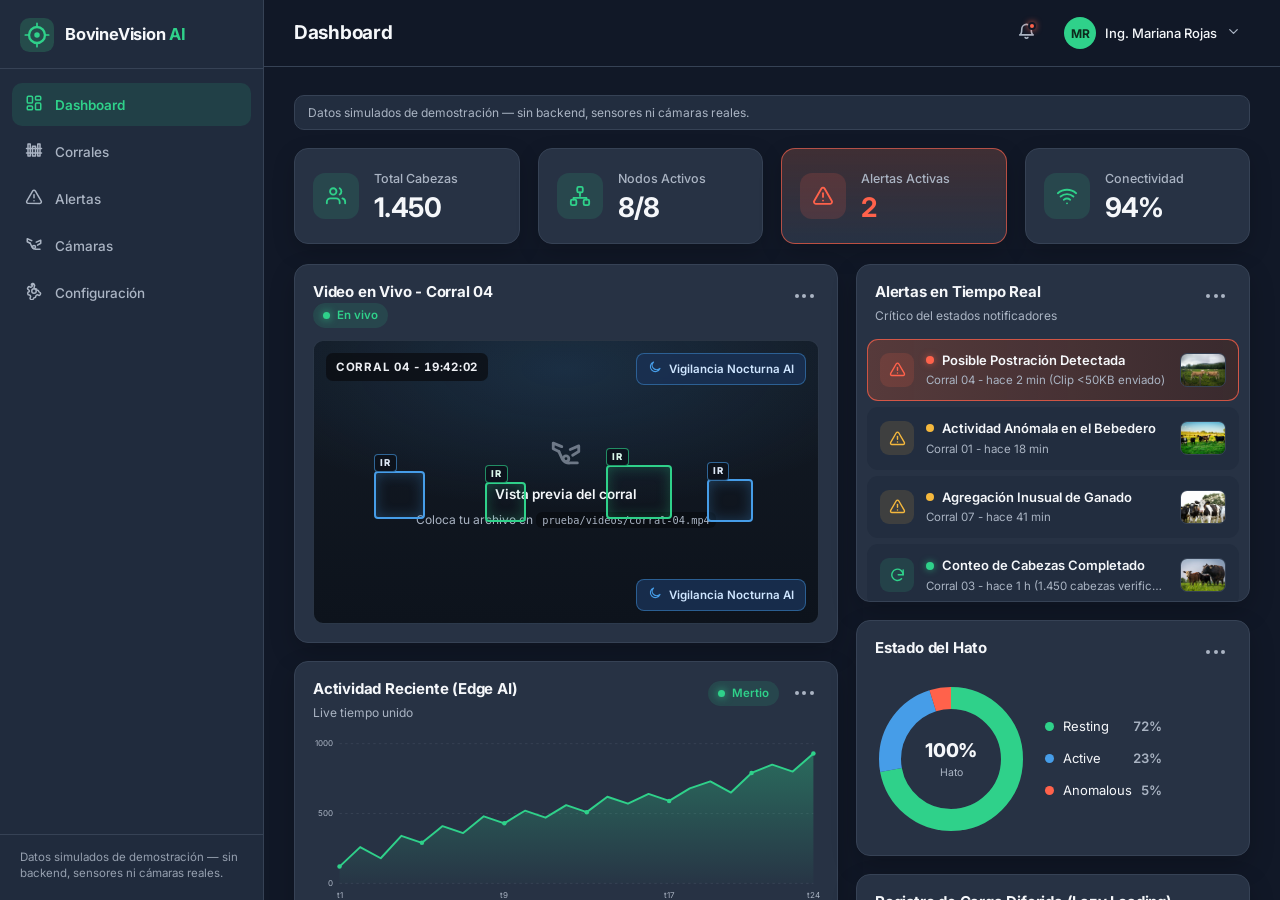
<file: prueba/index.html>
<!DOCTYPE html>
<html lang="es">
<head>
  <meta charset="UTF-8" />
  <meta name="viewport" content="width=device-width, initial-scale=1.0" />
  <title>BovineVision AI — Dashboard (Mockup)</title>
  <meta name="description" content="Mockup frontend del panel de monitoreo BovineVision AI con datos simulados." />
  <meta name="theme-color" content="#111827" />
  <link rel="icon" href="data:image/svg+xml,%3Csvg xmlns='http://www.w3.org/2000/svg' viewBox='0 0 32 32'%3E%3Crect width='32' height='32' rx='8' fill='%23111827'/%3E%3Ccircle cx='16' cy='16' r='7' fill='none' stroke='%232FD18A' stroke-width='2.5'/%3E%3Ccircle cx='16' cy='16' r='2.5' fill='%232FD18A'/%3E%3C/svg%3E" />
  <link rel="preconnect" href="https://fonts.googleapis.com" />
  <link rel="preconnect" href="https://fonts.gstatic.com" crossorigin />
  <link href="https://fonts.googleapis.com/css2?family=Inter:wght@400;500;600;700;800&display=swap" rel="stylesheet" />
  <link rel="stylesheet" href="css/dashboard.css" />
</head>
<body>
  <div class="app" id="app">
    <div class="backdrop" id="backdrop" hidden></div>

    <aside class="sidebar" id="sidebar" aria-label="Navegación principal">
      <div class="sidebar__brand">
        <span class="sidebar__logo" aria-hidden="true">
          <svg viewBox="0 0 32 32" width="34" height="34"><rect width="32" height="32" rx="9" fill="#254C4B"/><circle cx="16" cy="16" r="7.5" fill="none" stroke="#2FD18A" stroke-width="2.2"/><circle cx="16" cy="16" r="2.6" fill="#2FD18A"/><path d="M16 5v3M16 24v3M5 16h3M24 16h3" stroke="#2FD18A" stroke-width="1.6" stroke-linecap="round"/></svg>
        </span>
        <span class="sidebar__brandText">BovineVision <em>AI</em></span>
        <button type="button" class="sidebar__close" id="sidebarClose" aria-label="Cerrar menú"></button>
      </div>

      <nav class="sidebar__nav" id="sidebarNav"></nav>

      <div class="sidebar__footer">
        <p class="sidebar__demoNote" id="sidebarDemoNote">Datos simulados · demo</p>
      </div>
    </aside>

    <div class="main">
      <header class="topbar">
        <button type="button" class="topbar__hamburger" id="menuToggle" aria-label="Abrir menú" aria-expanded="false" aria-controls="sidebar">
          <span></span><span></span><span></span>
        </button>

        <h1 class="topbar__title" id="pageTitle">Dashboard</h1>

        <div class="topbar__actions">
          <div class="dropdown" id="notifDropdown">
            <button type="button" class="iconBtn" id="notifBtn" aria-label="Notificaciones" aria-haspopup="true" aria-expanded="false">
              <span data-icon="bell"></span>
              <span class="iconBtn__dot" id="notifDot"></span>
            </button>
            <div class="dropdown__panel dropdown__panel--notif" role="menu" hidden>
              <p class="dropdown__header">Notificaciones (demo)</p>
              <ul class="notifList" id="notifList"></ul>
            </div>
          </div>

          <div class="dropdown" id="userDropdown">
            <button type="button" class="avatarBtn" id="userBtn" aria-haspopup="true" aria-expanded="false">
              <span class="avatar" id="userAvatar">MR</span>
              <span class="avatarBtn__name" id="userName">Mariana Rojas</span>
              <span data-icon="chevronDown"></span>
            </button>
            <div class="dropdown__panel dropdown__panel--user" role="menu" hidden>
              <div class="userCard">
                <span class="avatar avatar--lg" id="userAvatarLg">MR</span>
                <div>
                  <p class="userCard__name" id="userNameLg">Mariana Rojas</p>
                  <p class="userCard__role" id="userRole">Supervisora de Campo</p>
                </div>
              </div>
              <button type="button" class="dropdown__item" role="menuitem" data-demo-action="perfil">Mi perfil</button>
              <button type="button" class="dropdown__item" role="menuitem" data-demo-action="equipo">Equipo</button>
              <a class="dropdown__item" href="../" role="menuitem">Volver a la landing</a>
              <button type="button" class="dropdown__item dropdown__item--danger" role="menuitem" data-demo-action="salir">Cerrar sesión (demo)</button>
            </div>
          </div>
        </div>
      </header>

      <main class="content" id="content">
        <!-- ============ VISTA: DASHBOARD ============ -->
        <section class="view" id="view-dashboard" data-view="dashboard">
          <p class="demoBanner" id="demoBanner"></p>

          <div class="statsGrid" id="statsGrid"></div>

          <div class="grid grid--main">
            <div class="grid__col grid__col--58">
              <section class="card" id="cameraPanel">
                <header class="card__head">
                  <div class="card__headLeft">
                    <h2 class="card__title" id="cameraTitle">Video en Vivo - Corral 04</h2>
                    <span class="statusPill statusPill--live"><span class="statusPill__dot"></span><span id="cameraStatus">En vivo</span></span>
                  </div>
                  <button type="button" class="dotsBtn" aria-label="Más opciones" data-demo-menu>
                    <span></span><span></span><span></span>
                  </button>
                </header>
                <div class="videoWrap" id="videoWrap">
                  <video id="corralVideo" class="videoWrap__video" autoplay muted loop playsinline preload="metadata"></video>
                  <div class="videoFallback" id="videoFallback" hidden>
                    <span data-icon="cctv"></span>
                    <p>Vista previa del corral</p>
                    <small>Coloca tu archivo en <code>prueba/videos/corral-04.mp4</code></small>
                  </div>
                  <div class="videoOverlay">
                    <div class="videoOverlay__chip" id="videoChip">CORRAL 04 - 19:42:01</div>
                    <div class="videoOverlay__mode videoOverlay__mode--top"><span data-icon="moon"></span><span id="modeTop">Vigilancia Nocturna AI</span></div>
                    <div class="detections" id="detections"></div>
                    <div class="videoOverlay__mode videoOverlay__mode--bottom"><span data-icon="moon"></span><span id="modeBottom">Vigilancia Nocturna AI</span></div>
                  </div>
                </div>
              </section>

              <section class="card" id="activityPanel">
                <header class="card__head">
                  <div class="card__headLeft">
                    <h2 class="card__title">Actividad Reciente (Edge AI)</h2>
                    <p class="card__subtitle" id="activitySubtitle">Live tiempo unido</p>
                  </div>
                  <div class="card__headRight">
                    <span class="statusPill statusPill--live"><span class="statusPill__dot"></span><span id="activityStatus">Mertio</span></span>
                    <button type="button" class="dotsBtn" aria-label="Más opciones" data-demo-menu>
                      <span></span><span></span><span></span>
                    </button>
                  </div>
                </header>
                <div class="chartWrap" id="activityChart"></div>
              </section>
            </div>

            <div class="grid__col grid__col--42">
              <section class="card card--alerts" id="alertsPanel">
                <header class="card__head">
                  <div class="card__headLeft">
                    <h2 class="card__title">Alertas en Tiempo Real</h2>
                    <p class="card__subtitle">Crítico del estados notificadores</p>
                  </div>
                  <button type="button" class="dotsBtn" aria-label="Más opciones" data-demo-menu>
                    <span></span><span></span><span></span>
                  </button>
                </header>
                <div class="scrollArea" id="alertsList"></div>
              </section>

              <section class="card" id="herdPanel">
                <header class="card__head">
                  <h2 class="card__title">Estado del Hato</h2>
                  <button type="button" class="dotsBtn" aria-label="Más opciones" data-demo-menu>
                    <span></span><span></span><span></span>
                  </button>
                </header>
                <div class="herd" id="herdChart"></div>
              </section>

              <section class="card" id="lazyPanel">
                <header class="card__head">
                  <div class="card__headLeft">
                    <h2 class="card__title">Registro de Carga Diferida (Lazy Loading)</h2>
                    <p class="card__subtitle">Tracking y envían estados de pequeños dato over</p>
                  </div>
                  <button type="button" class="dotsBtn" aria-label="Más opciones" data-demo-menu>
                    <span></span><span></span><span></span>
                  </button>
                </header>
                <div class="scrollArea scrollArea--tall" id="lazyList"></div>
              </section>
            </div>
          </div>
        </section>

        <!-- ============ VISTA: CORRALES ============ -->
        <section class="view" id="view-corrales" data-view="corrales" hidden>
          <p class="demoBanner"></p>
          <div class="sectionHead">
            <h2 class="sectionHead__title">Corrales</h2>
            <p class="sectionHead__sub">Estado simulado de los corrales monitoreados</p>
          </div>
          <div class="corralGrid" id="corralGrid"></div>
        </section>

        <!-- ============ VISTA: ALERTAS ============ -->
        <section class="view" id="view-alertas" data-view="alertas" hidden>
          <p class="demoBanner"></p>
          <div class="sectionHead">
            <h2 class="sectionHead__title">Alertas</h2>
            <p class="sectionHead__sub">Historial de notificaciones del sistema (demo)</p>
          </div>
          <div class="card card--pad">
            <div class="alertFilters" id="alertFilters">
              <button type="button" class="chip chip--active" data-filter="all">Todas</button>
              <button type="button" class="chip" data-filter="critical">Críticas</button>
              <button type="button" class="chip" data-filter="warning">Advertencias</button>
              <button type="button" class="chip" data-filter="ok">Informativas</button>
            </div>
            <div class="alertsFull" id="alertsFull"></div>
          </div>
        </section>

        <!-- ============ VISTA: CÁMARAS ============ -->
        <section class="view" id="view-camaras" data-view="camaras" hidden>
          <p class="demoBanner"></p>
          <div class="sectionHead">
            <h2 class="sectionHead__title">Cámaras</h2>
            <p class="sectionHead__sub">Inventario simulado de cámaras de campo</p>
          </div>
          <div class="cameraGrid" id="cameraGrid"></div>
        </section>

        <!-- ============ VISTA: CONFIGURACIÓN ============ -->
        <section class="view" id="view-config" data-view="config" hidden>
          <p class="demoBanner"></p>
          <div class="sectionHead">
            <h2 class="sectionHead__title">Configuración</h2>
            <p class="sectionHead__sub">Preferencias locales del mockup (sin persistencia)</p>
          </div>
          <div class="grid grid--config">
            <div class="card card--pad">
              <h3 class="card__title card__title--sm">Preferencias</h3>
              <div class="settingsList" id="settingsList"></div>
            </div>
            <div class="card card--pad">
              <h3 class="card__title card__title--sm">Nodos de campo</h3>
              <div class="nodeList" id="nodeList"></div>
            </div>
          </div>
        </section>
      </main>
    </div>
  </div>

  <div class="toast" id="toast" role="status" aria-live="polite" hidden></div>

  <script src="js/icons.js"></script>
  <script src="js/data.js"></script>
  <script src="js/charts.js"></script>
  <script src="js/components.js"></script>
  <script src="js/app.js"></script>
</body>
</html>
</file>
<file: prueba/css/dashboard.css>
/* =========================================================
   BovineVision AI — Dashboard mockup (/prueba)
   Paleta y proporciones basadas en la referencia visual
   ========================================================= */

:root {
  --bg: #111827;
  --sidebar-bg: #202B3D;
  --card-bg: #273244;
  --panel-bg: #222D3F;
  --green: #2FD18A;
  --green-dark: #254C4B;
  --red: #FF624B;
  --red-bg: #593B3B;
  --blue: #469DE8;
  --text: #F5F7FA;
  --text-dim: #AAB4C3;
  --border: #364255;
  --sidebar-w: 264px;
  --topbar-h: 67px;
  --radius: 14px;
  --radius-sm: 10px;
  --font: "Inter", system-ui, -apple-system, "Segoe UI", Roboto, sans-serif;
}

*,
*::before,
*::after {
  box-sizing: border-box;
}

html,
body {
  height: 100%;
}

body {
  margin: 0;
  font-family: var(--font);
  font-size: 14px;
  line-height: 1.45;
  color: var(--text);
  background: var(--bg);
  -webkit-font-smoothing: antialiased;
  overflow: hidden;
}

button {
  font-family: inherit;
  cursor: pointer;
  border: 0;
  background: none;
  color: inherit;
}

a {
  color: inherit;
  text-decoration: none;
}

code {
  font-size: 0.86em;
  background: rgba(0, 0, 0, 0.35);
  padding: 2px 6px;
  border-radius: 6px;
}

/* ---------- Estructura general ---------- */

.app {
  display: flex;
  height: 100vh;
  overflow: hidden;
}

.main {
  flex: 1;
  min-width: 0;
  display: flex;
  flex-direction: column;
  height: 100%;
}

.content {
  flex: 1;
  overflow-y: auto;
  overflow-x: hidden;
  padding: 28px 30px 40px;
  background: var(--bg);
  scroll-behavior: smooth;
}

.content::-webkit-scrollbar,
.scrollArea::-webkit-scrollbar {
  width: 8px;
}

.content::-webkit-scrollbar-thumb,
.scrollArea::-webkit-scrollbar-thumb {
  background: #36425566;
  border-radius: 8px;
}

.view[hidden] {
  display: none;
}

/* ---------- Sidebar ---------- */

.sidebar {
  width: var(--sidebar-w);
  flex: 0 0 var(--sidebar-w);
  background: var(--sidebar-bg);
  border-right: 1px solid var(--border);
  display: flex;
  flex-direction: column;
  height: 100vh;
}

.sidebar__brand {
  display: flex;
  align-items: center;
  gap: 11px;
  padding: 18px 20px 16px;
  border-bottom: 1px solid var(--border);
}

.sidebar__logo {
  display: flex;
  flex: 0 0 auto;
}

.sidebar__brandText {
  font-size: 16.5px;
  font-weight: 700;
  letter-spacing: -0.2px;
  color: var(--text);
}

.sidebar__brandText em {
  font-style: normal;
  color: var(--green);
}

.sidebar__close {
  display: none;
  margin-left: auto;
  width: 30px;
  height: 30px;
  border-radius: 8px;
  position: relative;
}

.sidebar__close::before,
.sidebar__close::after {
  content: "";
  position: absolute;
  inset: 50% auto auto 7px;
  width: 16px;
  height: 2px;
  background: var(--text-dim);
}

.sidebar__close::before { transform: rotate(45deg); }
.sidebar__close::after { transform: rotate(-45deg); }

.sidebar__nav {
  padding: 14px 12px;
  display: flex;
  flex-direction: column;
  gap: 4px;
  flex: 1;
}

.navItem {
  display: flex;
  align-items: center;
  gap: 12px;
  width: 100%;
  padding: 11px 13px;
  border-radius: var(--radius-sm);
  color: var(--text-dim);
  font-size: 13.5px;
  font-weight: 500;
  transition: background 0.18s ease, color 0.18s ease;
  text-align: left;
}

.navItem svg {
  width: 18px;
  height: 18px;
  flex: 0 0 auto;
}

.navItem:hover {
  background: rgba(255, 255, 255, 0.045);
  color: var(--text);
}

.navItem--active {
  background: rgba(47, 209, 138, 0.12);
  color: var(--green);
  font-weight: 600;
}

.sidebar__footer {
  padding: 14px 20px 18px;
  border-top: 1px solid var(--border);
}

.sidebar__demoNote {
  margin: 0;
  font-size: 11.5px;
  color: var(--text-dim);
  opacity: 0.85;
}

/* ---------- Topbar ---------- */

.topbar {
  height: var(--topbar-h);
  flex: 0 0 var(--topbar-h);
  display: flex;
  align-items: center;
  gap: 14px;
  padding: 0 30px;
  background: var(--bg);
  border-bottom: 1px solid var(--border);
}

.topbar__hamburger {
  display: none;
  flex-direction: column;
  justify-content: center;
  gap: 5px;
  width: 36px;
  height: 36px;
  padding: 7px;
  border-radius: 9px;
  border: 1px solid var(--border);
}

.topbar__hamburger span {
  display: block;
  height: 2px;
  border-radius: 2px;
  background: var(--text);
}

.topbar__title {
  margin: 0;
  font-size: 19px;
  font-weight: 700;
  letter-spacing: -0.3px;
}

.topbar__actions {
  margin-left: auto;
  display: flex;
  align-items: center;
  gap: 14px;
}

.iconBtn {
  position: relative;
  width: 38px;
  height: 38px;
  display: grid;
  place-items: center;
  border-radius: 10px;
  color: var(--text-dim);
  border: 1px solid transparent;
  transition: background 0.15s ease, color 0.15s ease;
}

.iconBtn:hover {
  background: var(--panel-bg);
  color: var(--text);
}

.iconBtn svg {
  width: 19px;
  height: 19px;
}

.iconBtn__dot {
  position: absolute;
  top: 7px;
  right: 8px;
  width: 8px;
  height: 8px;
  border-radius: 50%;
  background: var(--red);
  border: 2px solid var(--bg);
  box-shadow: 0 0 6px rgba(255, 98, 75, 0.8);
}

.iconBtn__dot[hidden] {
  display: none;
}

.avatarBtn {
  display: flex;
  align-items: center;
  gap: 9px;
  padding: 4px 8px 4px 4px;
  border-radius: 999px;
  color: var(--text);
  border: 1px solid transparent;
  transition: background 0.15s ease;
}

.avatarBtn:hover {
  background: var(--panel-bg);
}

.avatarBtn svg {
  width: 15px;
  height: 15px;
  color: var(--text-dim);
}

.avatarBtn__name {
  font-size: 13px;
  font-weight: 500;
}

.avatar {
  width: 32px;
  height: 32px;
  border-radius: 50%;
  display: grid;
  place-items: center;
  font-size: 12px;
  font-weight: 700;
  color: #0d2a1d;
  background: var(--green);
}

.avatar--lg {
  width: 40px;
  height: 40px;
  font-size: 13.5px;
}

/* ---------- Dropdowns ---------- */

.dropdown {
  position: relative;
}

.dropdown__panel {
  position: absolute;
  right: 0;
  top: calc(100% + 9px);
  width: 280px;
  background: var(--panel-bg);
  border: 1px solid var(--border);
  border-radius: 12px;
  box-shadow: 0 18px 44px rgba(0, 0, 0, 0.45);
  padding: 8px;
  z-index: 60;
  animation: pop 0.14s ease;
}

.dropdown__panel[hidden] {
  display: none;
}

@keyframes pop {
  from { opacity: 0; transform: translateY(-5px); }
  to { opacity: 1; transform: translateY(0); }
}

.dropdown__header {
  margin: 0;
  padding: 8px 10px 10px;
  font-size: 12px;
  font-weight: 700;
  color: var(--text-dim);
  text-transform: uppercase;
  letter-spacing: 0.6px;
}

.dropdown__item {
  display: block;
  width: 100%;
  text-align: left;
  padding: 9px 10px;
  border-radius: 8px;
  font-size: 13.5px;
  color: var(--text);
  transition: background 0.14s ease;
}

.dropdown__item:hover {
  background: rgba(255, 255, 255, 0.06);
}

.dropdown__item--danger {
  color: var(--red);
}

.notifList {
  list-style: none;
  margin: 0;
  padding: 0;
  display: flex;
  flex-direction: column;
  gap: 2px;
}

.notifList li {
  display: flex;
  gap: 10px;
  padding: 9px 10px;
  border-radius: 8px;
  align-items: flex-start;
}

.notifList li:hover {
  background: rgba(255, 255, 255, 0.05);
}

.notifList .dot {
  margin-top: 5px;
  flex: 0 0 auto;
}

.notifList strong {
  display: block;
  font-size: 13px;
  font-weight: 600;
}

.notifList small {
  color: var(--text-dim);
  font-size: 12px;
}

.userCard {
  display: flex;
  align-items: center;
  gap: 11px;
  padding: 10px;
  border-bottom: 1px solid var(--border);
  margin-bottom: 6px;
}

.userCard__name {
  margin: 0;
  font-size: 13.5px;
  font-weight: 600;
}

.userCard__role {
  margin: 2px 0 0;
  font-size: 12px;
  color: var(--text-dim);
}

/* ---------- Banner demo ---------- */

.demoBanner {
  margin: 0 0 18px;
  font-size: 12px;
  color: var(--text-dim);
  background: var(--panel-bg);
  border: 1px solid var(--border);
  border-radius: 10px;
  padding: 8px 13px;
}

/* ---------- Stats ---------- */

.statsGrid {
  display: grid;
  grid-template-columns: repeat(4, 1fr);
  gap: 18px;
  margin-bottom: 20px;
}

.statCard {
  background: var(--card-bg);
  border: 1px solid var(--border);
  border-radius: var(--radius);
  padding: 18px 18px;
  display: flex;
  align-items: center;
  gap: 15px;
  min-height: 96px;
  box-shadow: 0 8px 22px rgba(0, 0, 0, 0.18);
}

.statCard--alert {
  background: linear-gradient(180deg, rgba(89, 59, 59, 0.65), var(--card-bg));
  border-color: rgba(255, 98, 75, 0.65);
}

.statCard__icon {
  width: 46px;
  height: 46px;
  flex: 0 0 46px;
  border-radius: 12px;
  display: grid;
  place-items: center;
  background: rgba(47, 209, 138, 0.13);
  color: var(--green);
}

.statCard__icon svg {
  width: 22px;
  height: 22px;
}

.statCard--alert .statCard__icon {
  background: rgba(255, 98, 75, 0.15);
  color: var(--red);
}

.statCard__label {
  margin: 0 0 4px;
  font-size: 12.5px;
  color: var(--text-dim);
  font-weight: 500;
}

.statCard__value {
  margin: 0;
  font-size: 27px;
  font-weight: 700;
  letter-spacing: -0.6px;
  line-height: 1.1;
}

.statCard--alert .statCard__value {
  color: var(--red);
}

/* ---------- Grids ---------- */

.grid--main {
  display: grid;
  grid-template-columns: 58fr 42fr;
  gap: 18px;
  align-items: start;
}

.grid__col {
  display: flex;
  flex-direction: column;
  gap: 18px;
  min-width: 0;
}

.grid--config {
  display: grid;
  grid-template-columns: 1fr 1fr;
  gap: 18px;
  align-items: start;
}

/* ---------- Card base ---------- */

.card {
  background: var(--card-bg);
  border: 1px solid var(--border);
  border-radius: var(--radius);
  box-shadow: 0 10px 26px rgba(0, 0, 0, 0.2);
  overflow: hidden;
}

.card--pad {
  padding: 18px 20px 20px;
}

.card__head {
  display: flex;
  align-items: flex-start;
  justify-content: space-between;
  gap: 12px;
  padding: 16px 18px 12px;
}

.card__headLeft {
  min-width: 0;
}

.card__headRight {
  display: flex;
  align-items: center;
  gap: 10px;
  flex: 0 0 auto;
}

.card__title {
  margin: 0;
  font-size: 15px;
  font-weight: 700;
  letter-spacing: -0.2px;
}

.card__title--sm {
  margin-bottom: 14px;
}

.card__subtitle {
  margin: 4px 0 0;
  font-size: 12px;
  color: var(--text-dim);
}

.dotsBtn {
  width: 30px;
  height: 30px;
  border-radius: 8px;
  display: grid;
  place-content: center;
  grid-auto-flow: column;
  gap: 3.5px;
  flex: 0 0 auto;
  color: var(--text-dim);
}

.dotsBtn:hover {
  background: rgba(255, 255, 255, 0.06);
  color: var(--text);
}

.dotsBtn span {
  width: 4px;
  height: 4px;
  border-radius: 50%;
  background: currentColor;
}

/* ---------- Pills y dots de estado ---------- */

.statusPill {
  display: inline-flex;
  align-items: center;
  gap: 7px;
  font-size: 11.5px;
  font-weight: 600;
  padding: 4px 10px;
  border-radius: 999px;
  background: rgba(47, 209, 138, 0.12);
  color: var(--green);
  white-space: nowrap;
}

.statusPill__dot {
  width: 7px;
  height: 7px;
  border-radius: 50%;
  background: var(--green);
  box-shadow: 0 0 8px rgba(47, 209, 138, 0.9);
  animation: pulse 1.8s ease infinite;
}

@keyframes pulse {
  0%, 100% { opacity: 1; transform: scale(1); }
  50% { opacity: 0.45; transform: scale(0.82); }
}

.dot {
  width: 8px;
  height: 8px;
  border-radius: 50%;
  display: inline-block;
}

.dot--green { background: var(--green); box-shadow: 0 0 7px rgba(47, 209, 138, 0.65); }
.dot--yellow { background: #F5B83D; }
.dot--red { background: var(--red); box-shadow: 0 0 7px rgba(255, 98, 75, 0.6); }
.dot--blue { background: var(--blue); }
.dot--gray { background: #6B7686; }

/* ---------- Video ---------- */

.videoWrap {
  position: relative;
  margin: 0 18px 18px;
  border-radius: var(--radius-sm);
  overflow: hidden;
  aspect-ratio: 16 / 9;
  background:
    radial-gradient(120% 90% at 50% 10%, rgba(70, 157, 232, 0.16), transparent 55%),
    linear-gradient(180deg, #131A24 0%, #0D131C 100%);
  border: 1px solid rgba(54, 66, 85, 0.7);
}

.videoWrap__video {
  position: absolute;
  inset: 0;
  width: 100%;
  height: 100%;
  object-fit: cover;
  filter: grayscale(0.35) brightness(0.82) contrast(1.05);
}

.videoFallback {
  position: absolute;
  inset: 0;
  display: grid;
  place-content: center;
  justify-items: center;
  gap: 6px;
  color: var(--text-dim);
  text-align: center;
  padding: 20px;
}

.videoFallback[hidden] {
  display: none;
}

.videoFallback svg {
  width: 34px;
  height: 34px;
  opacity: 0.6;
}

.videoFallback p {
  margin: 4px 0 0;
  font-size: 13.5px;
  font-weight: 600;
  color: var(--text);
}

.videoFallback small {
  font-size: 12px;
}

.videoOverlay {
  position: absolute;
  inset: 0;
  pointer-events: none;
}

.videoOverlay__chip {
  position: absolute;
  top: 12px;
  left: 12px;
  background: rgba(10, 12, 16, 0.72);
  color: #EDEFF3;
  font-size: 11.5px;
  font-weight: 700;
  letter-spacing: 0.7px;
  padding: 6px 10px;
  border-radius: 7px;
  font-variant-numeric: tabular-nums;
  backdrop-filter: blur(4px);
}

.videoOverlay__mode {
  position: absolute;
  display: inline-flex;
  align-items: center;
  gap: 7px;
  background: rgba(26, 48, 82, 0.88);
  color: #CFE6FF;
  border: 1px solid rgba(70, 157, 232, 0.45);
  font-size: 11.5px;
  font-weight: 600;
  padding: 6px 11px;
  border-radius: 8px;
  backdrop-filter: blur(4px);
}

.videoOverlay__mode svg {
  width: 14px;
  height: 14px;
  color: var(--blue);
}

.videoOverlay__mode--top {
  top: 12px;
  right: 12px;
}

.videoOverlay__mode--bottom {
  right: 12px;
  bottom: 12px;
}

.detections {
  position: absolute;
  inset: 0;
}

.detBox {
  position: absolute;
  border: 2px solid var(--blue);
  border-radius: 4px;
  box-shadow: 0 0 14px rgba(70, 157, 232, 0.28) inset;
}

.detBox--green {
  border-color: var(--green);
  box-shadow: 0 0 14px rgba(47, 209, 138, 0.28) inset;
}

.detBox__label {
  position: absolute;
  top: -19px;
  left: -2px;
  font-size: 9.5px;
  font-weight: 800;
  letter-spacing: 0.6px;
  background: rgba(12, 18, 28, 0.85);
  color: #DCE7F5;
  border: 1px solid rgba(70, 157, 232, 0.6);
  padding: 1px 5px;
  border-radius: 4px;
  line-height: 1.5;
}

.detBox--green .detBox__label {
  border-color: rgba(47, 209, 138, 0.65);
  color: #D9F7E9;
}

/* ---------- Alertas ---------- */

.scrollArea {
  max-height: 264px;
  overflow-y: auto;
  padding: 2px 10px 12px;
}

.scrollArea--tall {
  max-height: 300px;
}

.alertRow {
  display: flex;
  align-items: center;
  gap: 12px;
  padding: 11px 12px;
  border-radius: 11px;
  border: 1px solid transparent;
  margin-bottom: 6px;
  background: var(--panel-bg);
  transition: transform 0.14s ease, border-color 0.14s ease;
}

.alertRow:hover {
  transform: translateX(2px);
  border-color: var(--border);
}

.alertRow--critical {
  background: linear-gradient(90deg, rgba(89, 59, 59, 0.95), rgba(60, 42, 44, 0.9));
  border-color: rgba(255, 98, 75, 0.75);
}

.alertRow__icon {
  width: 34px;
  height: 34px;
  flex: 0 0 34px;
  border-radius: 9px;
  display: grid;
  place-items: center;
  background: rgba(255, 98, 75, 0.14);
  color: var(--red);
}

.alertRow__icon svg {
  width: 17px;
  height: 17px;
}

.alertRow--warning .alertRow__icon {
  background: rgba(245, 184, 61, 0.13);
  color: #F5B83D;
}

.alertRow--ok .alertRow__icon {
  background: rgba(47, 209, 138, 0.13);
  color: var(--green);
}

.alertRow__body {
  flex: 1;
  min-width: 0;
}

.alertRow__title {
  margin: 0;
  font-size: 13px;
  font-weight: 600;
  display: flex;
  align-items: center;
  gap: 8px;
}

.alertRow__desc {
  margin: 3px 0 0;
  font-size: 11.5px;
  color: var(--text-dim);
  white-space: nowrap;
  overflow: hidden;
  text-overflow: ellipsis;
}

.alertRow__thumb {
  width: 46px;
  height: 34px;
  flex: 0 0 46px;
  border-radius: 7px;
  object-fit: cover;
  border: 1px solid var(--border);
  background: #1a2333;
}

/* ---------- Dona Estado del Hato ---------- */

.herd {
  display: flex;
  align-items: center;
  gap: 20px;
  padding: 6px 20px 22px;
}

.herd__chart {
  flex: 0 0 auto;
  width: 148px;
  height: 148px;
  position: relative;
}

.herd__center {
  position: absolute;
  inset: 0;
  display: grid;
  place-content: center;
  text-align: center;
  pointer-events: none;
}

.herd__center strong {
  font-size: 19px;
  font-weight: 800;
  letter-spacing: -0.4px;
}

.herd__center small {
  font-size: 10.5px;
  color: var(--text-dim);
}

.herd__legend {
  display: flex;
  flex-direction: column;
  gap: 13px;
  min-width: 0;
}

.herd__legendItem {
  display: flex;
  align-items: center;
  gap: 9px;
  font-size: 13px;
}

.herd__legendItem .dot {
  width: 9px;
  height: 9px;
}

.herd__legendItem span:last-child {
  color: var(--text);
  font-weight: 500;
}

.herd__legendItem b {
  color: var(--text-dim);
  font-weight: 600;
  margin-left: auto;
  font-variant-numeric: tabular-nums;
}

/* ---------- Gráfica actividad ---------- */

.chartWrap {
  padding: 0 14px 16px;
}

.chartWrap svg {
  width: 100%;
  height: auto;
  display: block;
}

/* ---------- Lazy loading ---------- */

.lazyRow {
  padding: 11px 12px;
  background: var(--panel-bg);
  border-radius: 11px;
  border: 1px solid transparent;
  margin-bottom: 7px;
}

.lazyRow:hover {
  border-color: var(--border);
}

.lazyRow__top {
  display: flex;
  align-items: center;
  gap: 9px;
  margin-bottom: 8px;
}

.lazyRow__label {
  font-size: 12.5px;
  font-weight: 600;
}

.lazyRow__detail {
  margin-left: auto;
  font-size: 12px;
  color: var(--text-dim);
  font-variant-numeric: tabular-nums;
}

.lazyRow__track {
  height: 7px;
  border-radius: 999px;
  background: rgba(255, 255, 255, 0.07);
  overflow: hidden;
}

.lazyRow__fill {
  height: 100%;
  border-radius: 999px;
  transition: width 0.8s cubic-bezier(0.22, 1, 0.36, 1);
}

.lazyRow__fill--green { background: linear-gradient(90deg, #23a970, var(--green)); }
.lazyRow__fill--blue { background: linear-gradient(90deg, #2f7ec2, var(--blue)); }

/* ---------- Vistas secundarias ---------- */

.sectionHead {
  margin-bottom: 18px;
}

.sectionHead__title {
  margin: 0;
  font-size: 21px;
  font-weight: 800;
  letter-spacing: -0.4px;
}

.sectionHead__sub {
  margin: 5px 0 0;
  font-size: 13px;
  color: var(--text-dim);
}

.corralGrid,
.cameraGrid {
  display: grid;
  grid-template-columns: repeat(auto-fill, minmax(255px, 1fr));
  gap: 18px;
}

.corralCard {
  background: var(--card-bg);
  border: 1px solid var(--border);
  border-radius: var(--radius);
  padding: 18px;
  box-shadow: 0 10px 26px rgba(0, 0, 0, 0.18);
  transition: transform 0.15s ease, border-color 0.15s ease;
}

.corralCard:hover {
  transform: translateY(-2px);
  border-color: #45536b;
}

.corralCard__head {
  display: flex;
  align-items: center;
  justify-content: space-between;
  margin-bottom: 14px;
}

.corralCard__name {
  margin: 0;
  font-size: 15px;
  font-weight: 700;
}

.stateTag {
  font-size: 11px;
  font-weight: 700;
  padding: 4px 9px;
  border-radius: 999px;
  text-transform: capitalize;
}

.stateTag--normal {
  background: rgba(47, 209, 138, 0.13);
  color: var(--green);
}

.stateTag--alerta {
  background: rgba(255, 98, 75, 0.15);
  color: var(--red);
}

.stateTag--advertencia {
  background: rgba(245, 184, 61, 0.14);
  color: #F5B83D;
}

.corralCard__rows {
  display: grid;
  gap: 8px;
  font-size: 12.5px;
  color: var(--text-dim);
}

.corralCard__rows div {
  display: flex;
  justify-content: space-between;
  gap: 10px;
}

.corralCard__rows b {
  color: var(--text);
  font-weight: 600;
}

.cameraCard {
  background: var(--card-bg);
  border: 1px solid var(--border);
  border-radius: var(--radius);
  overflow: hidden;
  box-shadow: 0 10px 26px rgba(0, 0, 0, 0.18);
}

.cameraCard__preview {
  position: relative;
  aspect-ratio: 16 / 9;
  background:
    radial-gradient(100% 80% at 50% 0%, rgba(70, 157, 232, 0.14), transparent 60%),
    linear-gradient(180deg, #16202E, #0F1622);
  display: grid;
  place-items: center;
  color: #5D6B80;
}

.cameraCard__preview svg {
  width: 30px;
  height: 30px;
  opacity: 0.7;
}

.cameraCard__badge {
  position: absolute;
  top: 10px;
  left: 10px;
  font-size: 10.5px;
  font-weight: 700;
  padding: 3px 8px;
  border-radius: 6px;
  background: rgba(10, 14, 20, 0.75);
}

.cameraCard__body {
  padding: 13px 15px 15px;
  display: grid;
  gap: 6px;
}

.cameraCard__name {
  margin: 0;
  font-size: 13.5px;
  font-weight: 700;
}

.cameraCard__meta {
  margin: 0;
  font-size: 12px;
  color: var(--text-dim);
  display: flex;
  justify-content: space-between;
  gap: 8px;
}

/* ---------- Alertas (vista completa) ---------- */

.alertFilters {
  display: flex;
  gap: 8px;
  margin-bottom: 16px;
  flex-wrap: wrap;
}

.chip {
  font-size: 12.5px;
  font-weight: 600;
  color: var(--text-dim);
  background: var(--panel-bg);
  border: 1px solid var(--border);
  padding: 7px 14px;
  border-radius: 999px;
  transition: all 0.15s ease;
}

.chip:hover {
  color: var(--text);
}

.chip--active {
  background: rgba(47, 209, 138, 0.14);
  color: var(--green);
  border-color: rgba(47, 209, 138, 0.45);
}

.alertsFull {
  display: flex;
  flex-direction: column;
  gap: 8px;
}

.alertsFull .alertRow {
  margin-bottom: 0;
}

/* ---------- Configuración ---------- */

.settingsList {
  display: flex;
  flex-direction: column;
  gap: 4px;
}

.settingRow {
  display: flex;
  align-items: center;
  gap: 14px;
  padding: 12px 6px;
  border-bottom: 1px solid rgba(54, 66, 85, 0.55);
}

.settingRow:last-child {
  border-bottom: 0;
}

.settingRow__text {
  flex: 1;
  min-width: 0;
}

.settingRow__text strong {
  display: block;
  font-size: 13.5px;
  font-weight: 600;
}

.settingRow__text small {
  color: var(--text-dim);
  font-size: 12px;
}

.toggle {
  position: relative;
  width: 42px;
  height: 24px;
  flex: 0 0 42px;
  border-radius: 999px;
  background: #3A4558;
  transition: background 0.18s ease;
}

.toggle::after {
  content: "";
  position: absolute;
  top: 3px;
  left: 3px;
  width: 18px;
  height: 18px;
  border-radius: 50%;
  background: #C9D2E0;
  transition: transform 0.18s ease;
}

.toggle[aria-pressed="true"] {
  background: var(--green);
}

.toggle[aria-pressed="true"]::after {
  transform: translateX(18px);
  background: #0d2a1d;
}

.nodeList {
  display: grid;
  gap: 8px;
}

.nodeRow {
  display: flex;
  align-items: center;
  gap: 11px;
  background: var(--panel-bg);
  border: 1px solid transparent;
  border-radius: 10px;
  padding: 11px 13px;
}

.nodeRow:hover {
  border-color: var(--border);
}

.nodeRow__id {
  font-size: 13px;
  font-weight: 700;
  font-variant-numeric: tabular-nums;
}

.nodeRow__meta {
  margin-left: auto;
  font-size: 12px;
  color: var(--text-dim);
  display: flex;
  gap: 14px;
}

/* ---------- Toast ---------- */

.toast {
  position: fixed;
  bottom: 26px;
  left: 50%;
  transform: translateX(-50%);
  background: var(--panel-bg);
  border: 1px solid var(--border);
  color: var(--text);
  font-size: 13px;
  padding: 11px 18px;
  border-radius: 11px;
  box-shadow: 0 16px 40px rgba(0, 0, 0, 0.5);
  z-index: 200;
  animation: toastIn 0.22s ease;
}

.toast[hidden] {
  display: none;
}

@keyframes toastIn {
  from { opacity: 0; transform: translate(-50%, 12px); }
  to { opacity: 1; transform: translate(-50%, 0); }
}

/* ---------- Backdrop móvil ---------- */

.backdrop {
  position: fixed;
  inset: 0;
  background: rgba(5, 9, 16, 0.62);
  z-index: 80;
  backdrop-filter: blur(2px);
}

.backdrop[hidden] {
  display: none;
}

/* =========================================================
   Responsive
   ========================================================= */

@media (max-width: 1240px) {
  .statsGrid {
    grid-template-columns: repeat(2, 1fr);
  }

  .grid--main {
    grid-template-columns: 1fr;
  }

  .grid--config {
    grid-template-columns: 1fr;
  }

  .herd {
    justify-content: center;
  }
}

@media (max-width: 980px) {
  body {
    overflow: auto;
  }

  body.menuOpen {
    overflow: hidden;
  }

  .sidebar {
    position: fixed;
    left: 0;
    top: 0;
    bottom: 0;
    z-index: 90;
    width: min(300px, 86vw);
    flex-basis: min(300px, 86vw);
    transform: translateX(-100%);
    transition: transform 0.25s cubic-bezier(0.22, 1, 0.36, 1);
    box-shadow: 18px 0 44px rgba(0, 0, 0, 0.4);
  }

  .sidebar--open {
    transform: translateX(0);
  }

  .sidebar__close {
    display: grid;
    place-items: center;
    width: 42px;
    height: 42px;
    margin-left: auto;
    border-radius: 11px;
    background: rgba(255, 255, 255, 0.05);
  }

  .sidebar__close:active {
    background: rgba(255, 255, 255, 0.1);
  }

  .sidebar__close::before,
  .sidebar__close::after {
    inset: 50% auto auto 11px;
    width: 20px;
    height: 2.5px;
    border-radius: 3px;
    background: var(--text-dim);
  }

  .sidebar__brand {
    padding: 16px 16px 15px;
    gap: 12px;
  }

  .sidebar__brandText {
    font-size: 17px;
  }

  .sidebar__nav {
    padding: 12px 12px 16px;
    gap: 8px;
  }

  .sidebar__nav::before {
    content: "MENÚ";
    font-size: 10.5px;
    font-weight: 700;
    letter-spacing: 1.3px;
    color: var(--text-dim);
    padding: 6px 14px 8px;
  }

  /* Targets táctiles grandes para los botones del menú */
  .navItem {
    min-height: 52px;
    padding: 14px 15px;
    font-size: 15px;
    gap: 14px;
    border-radius: 12px;
  }

  .navItem svg {
    width: 21px;
    height: 21px;
  }

  .navItem:active {
    transform: scale(0.98);
    background: rgba(255, 255, 255, 0.07);
  }

  .navItem--active:active {
    background: rgba(47, 209, 138, 0.18);
  }

  .sidebar__footer {
    padding: 14px 18px 18px;
  }

  .topbar__hamburger {
    display: flex;
    width: 44px;
    height: 44px;
    gap: 5.5px;
    padding: 11px 9px;
    border-radius: 12px;
  }

  .topbar__hamburger:active {
    background: var(--panel-bg);
  }

  .topbar {
    padding: 0 16px;
    gap: 12px;
  }

  .content {
    padding: 20px 18px 34px;
  }

  .avatarBtn {
    padding: 6px 10px 6px 6px;
  }

  .avatarBtn__name {
    display: none;
  }

  .iconBtn {
    width: 42px;
    height: 42px;
  }
}

@media (max-width: 640px) {
  .statsGrid {
    grid-template-columns: 1fr;
    gap: 12px;
  }

  .statCard {
    min-height: 84px;
  }

  .videoOverlay__mode--top {
    display: none;
  }

  .herd {
    flex-direction: column;
    gap: 16px;
  }

  .herd__legend {
    width: 100%;
    padding: 0 12px;
  }

  .alertRow__thumb {
    display: none;
  }

  .topbar__title {
    font-size: 17px;
  }

  .dropdown__panel {
    width: min(300px, calc(100vw - 24px));
  }
}
</file>
